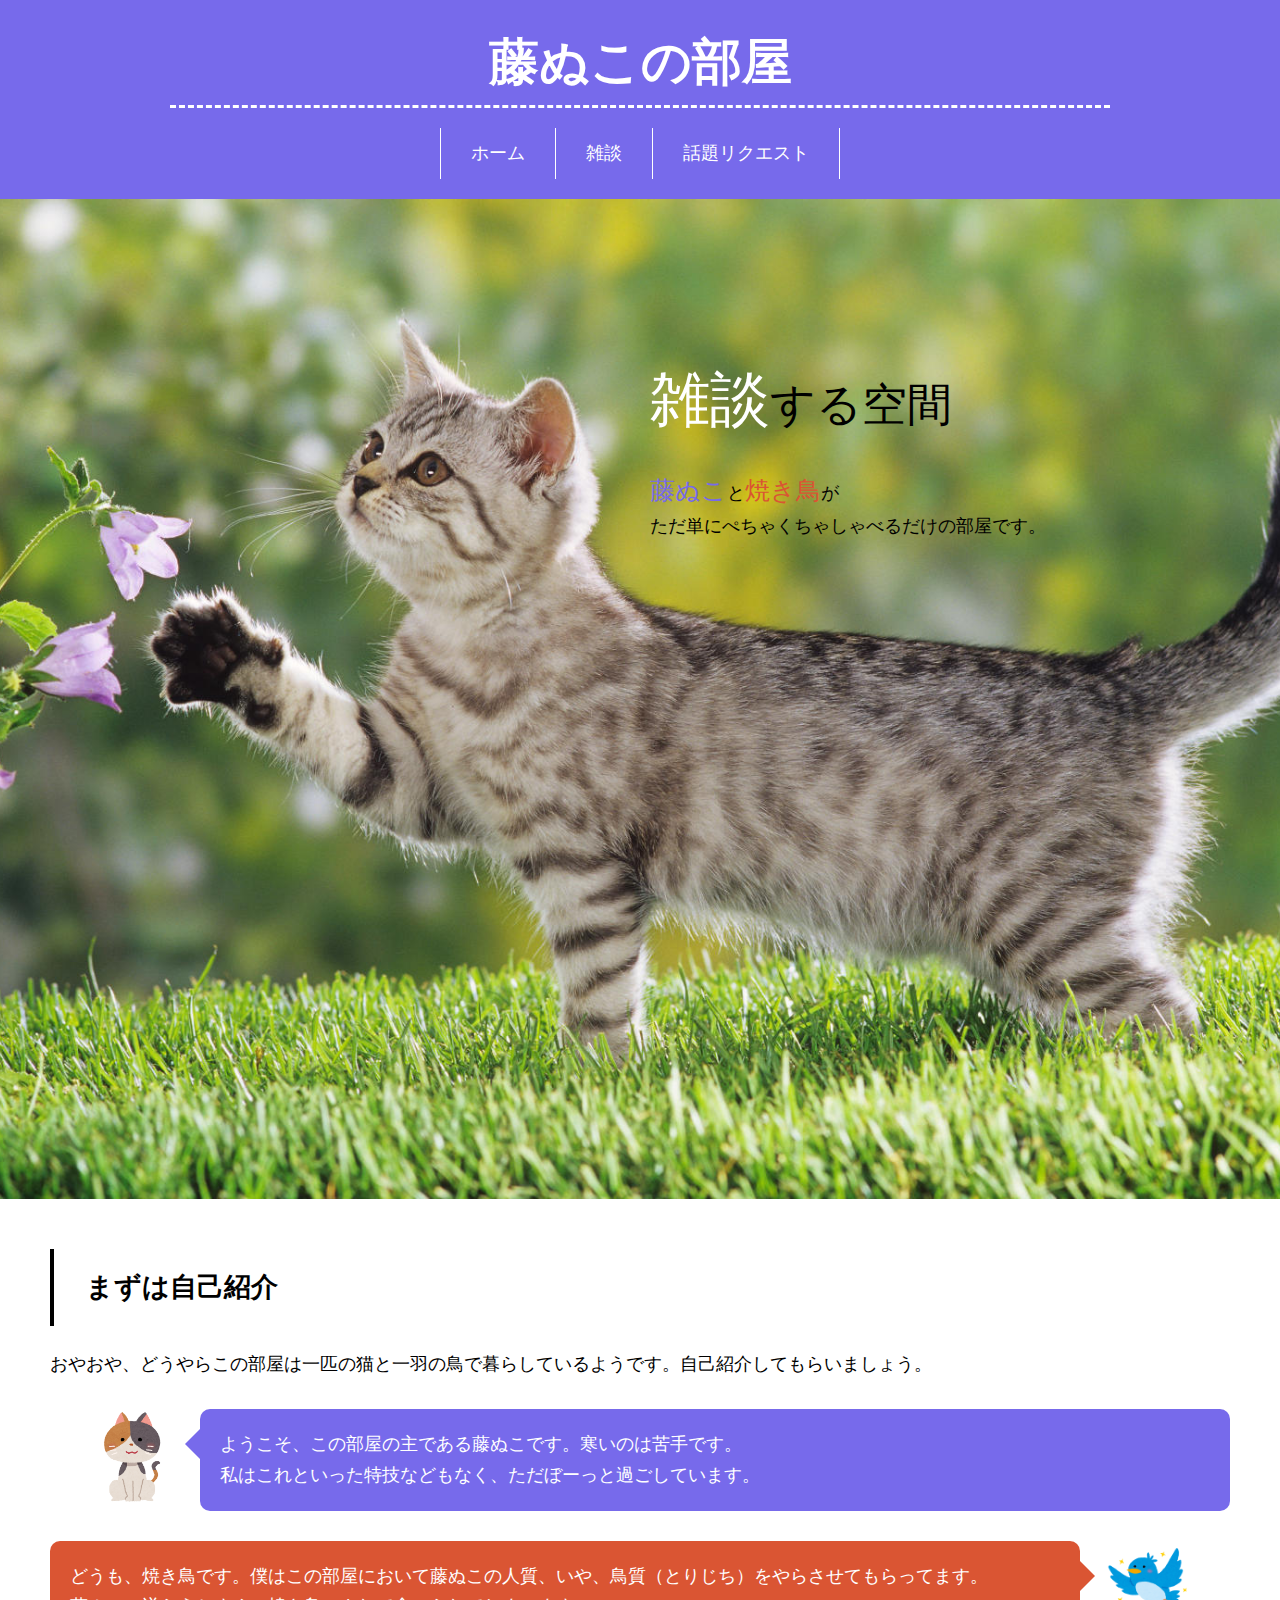
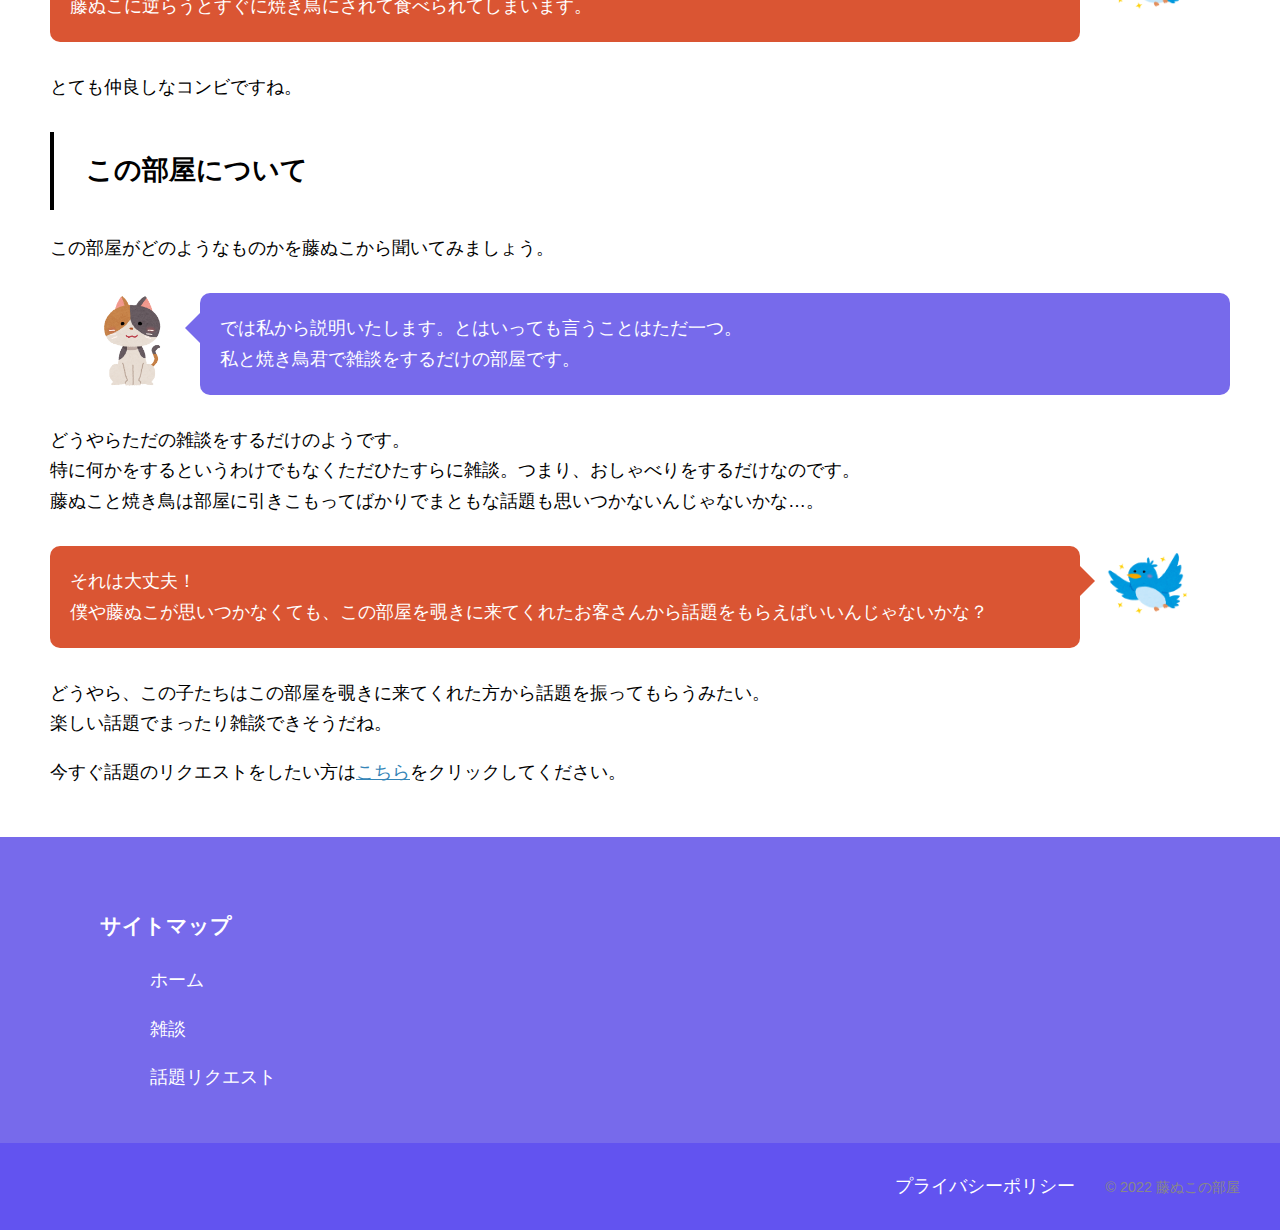
<file: index.html>
<!DOCTYPE html>
<html lang="ja">
    <head>
        <meta charset="UTF-8">
        <title>藤ぬこの部屋</title>
        <link rel="stylesheet" href="css/normalize.css">
        <link rel="stylesheet" href="css/style.css">
        <script src="https://code.jquery.com/jquery-3.6.0.min.js"></script>
        <script type="text/javascript" src="script/script.js"></script>
    </head>
    <body class="home">
        <header>
            <h1>藤ぬこの部屋</h1>
            <nav class="nav">
                <ul class="inline">
                    <li><a href="index.html">ホーム</a></li>
                    <li><a href="">雑談</a></li>
                    <li><a href="request.php">話題リクエスト</a></li>
                </ul>
            </nav>
        </header>
        <main>
            <div class="visual">
                <p class="catch"><a href="">雑談</a>する空間</p>
                <p><span class="fujinuko">藤ぬこ</span>と<span class="yakitori">焼き鳥</span>が<br>ただ単にぺちゃくちゃしゃべるだけの部屋です。</p>
            </div>
            <div class="inner">
                <h2>まずは自己紹介</h2>
                <p>おやおや、どうやらこの部屋は一匹の猫と一羽の鳥で暮らしているようです。自己紹介してもらいましょう。</p>
                <div class="balloon1">
                    <div class="icon">
                        <img src="images/cat_mikeneko2.png">
                    </div>
                    ようこそ、この部屋の主である藤ぬこです。寒いのは苦手です。<br>
                    私はこれといった特技などもなく、ただぼーっと過ごしています。
                </div>
                <div class="balloon2">
                    <div class="icon">
                        <img src="images/bird_aoitori_bluebird.png">
                    </div>
                    どうも、焼き鳥です。僕はこの部屋において藤ぬこの人質、いや、鳥質（とりじち）をやらさせてもらってます。<br>
                    藤ぬこに逆らうとすぐに焼き鳥にされて食べられてしまいます。
                </div>
                <p>とても仲良しなコンビですね。</p>
                <h2>この部屋について</h2>
                <p>この部屋がどのようなものかを藤ぬこから聞いてみましょう。</p>
                <div class="balloon1">
                    <div class="icon">
                        <img src="images/cat_mikeneko2.png">
                    </div>
                    では私から説明いたします。とはいっても言うことはただ一つ。<br>
                    私と焼き鳥君で雑談をするだけの部屋です。<br>
                </div>
                <p>どうやらただの雑談をするだけのようです。<br>
                特に何かをするというわけでもなくただひたすらに雑談。つまり、おしゃべりをするだけなのです。<br>
                藤ぬこと焼き鳥は部屋に引きこもってばかりでまともな話題も思いつかないんじゃないかな…。</p>
                <div class="balloon2">
                    <div class="icon">
                        <img src="images/bird_aoitori_bluebird.png">
                    </div>
                    それは大丈夫！<br>
                    僕や藤ぬこが思いつかなくても、この部屋を覗きに来てくれたお客さんから話題をもらえばいいんじゃないかな？
                </div>
                <p>どうやら、この子たちはこの部屋を覗きに来てくれた方から話題を振ってもらうみたい。<br>
                楽しい話題でまったり雑談できそうだね。</p>
                <p>今すぐ話題のリクエストをしたい方は<a href="request.php">こちら</a>をクリックしてください。</p>
            </div>
        </main>
        <footer>
            <div class="sitemap">
                <h3>サイトマップ</h3>
                <a href="index.html">ホーム</a>
                <div class="submenu">
                    <p>雑談</p>
                    <div class="hidden">
                        <p><a href="">アニメ</a></p>
                        <p><a href="">その他</a></p>
                    </div>
                </div>
                <a href="request.php">話題リクエスト</a>
            </div>
            <div class="sidebar">
                <a href="">プライバシーポリシー</a>
                <p><small>&copy; 2022 藤ぬこの部屋</small></p>
            </div>
        </footer>
    </body>
</html>
</file>
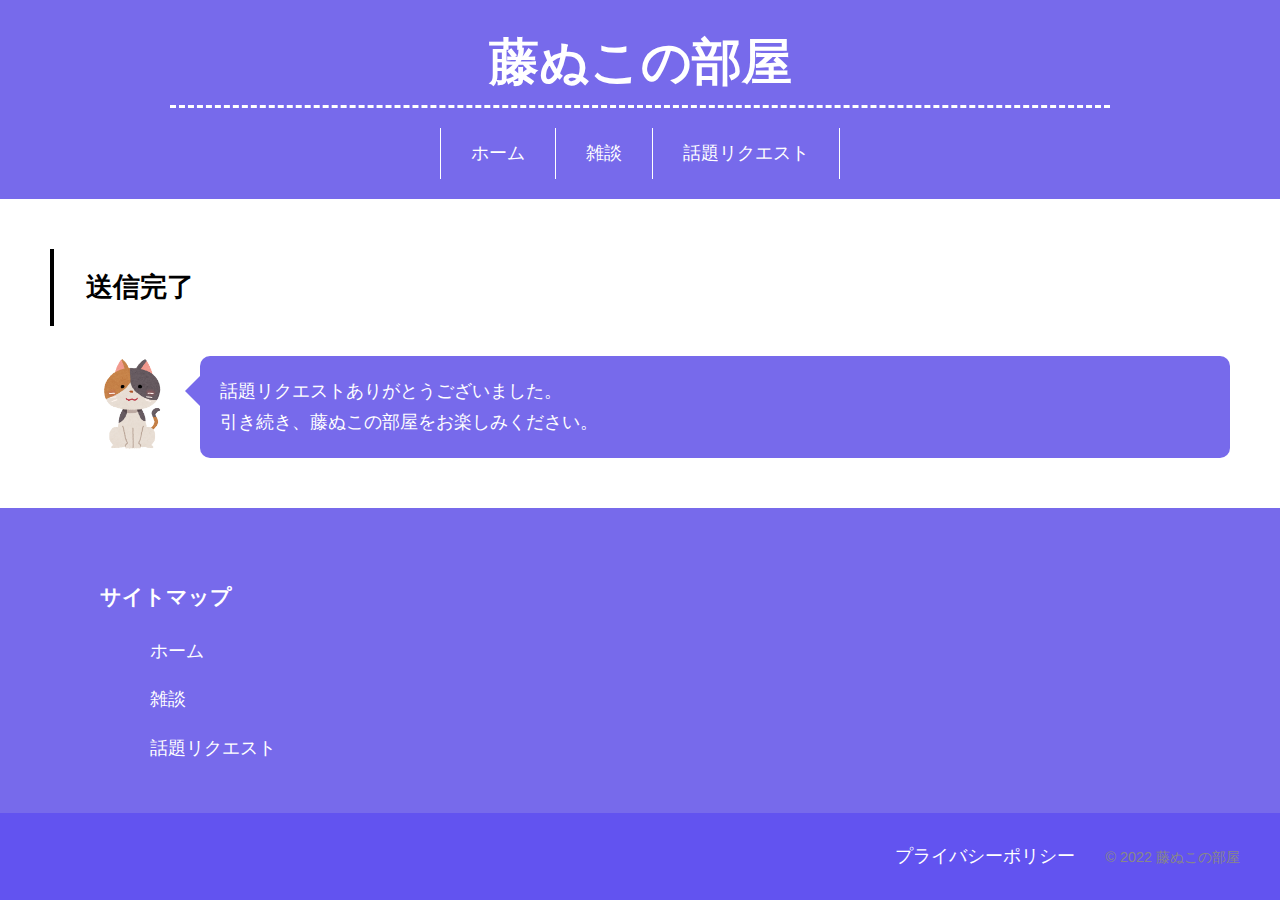
<file: thanks.html>
<!DOCTYPE html>
<html lang="ja">
    <head>
        <meta charset="UTF-8">
        <title>藤ぬこの部屋</title>
        <link rel="stylesheet" href="css/normalize.css">
        <link rel="stylesheet" href="css/style.css">
        <script src="https://code.jquery.com/jquery-3.6.0.min.js"></script>
        <script type="text/javascript" src="script/script.js"></script>
    </head>
    <body class="home">
        <header>
            <h1>藤ぬこの部屋</h1>
            <nav class="nav">
                <ul class="inline">
                    <li><a href="index.html">ホーム</a></li>
                    <li><a href="">雑談</a></li>
                    <li><a href="request.php">話題リクエスト</a></li>
                </ul>
            </nav>
        </header>
        <main>
            <div class="inner">
                <h2>送信完了</h2>
                <div class="balloon1">
                    <div class="icon">
                        <img src="images/cat_mikeneko2.png">
                    </div>
                    話題リクエストありがとうございました。<br>
                    引き続き、藤ぬこの部屋をお楽しみください。
                </div>
            </div>
        </main>
        <footer>
            <div class="sitemap">
                <h3>サイトマップ</h3>
                <a href="index.html">ホーム</a>
                <div class="submenu">
                    <p>雑談</p>
                    <div class="hidden">
                        <p><a href="">アニメ</a></p>
                        <p><a href="">その他</a></p>
                    </div>
                </div>
                <a href="request.php">話題リクエスト</a>
            </div>
            <div class="sidebar">
                <a href="">プライバシーポリシー</a>
                <p><small>&copy; 2022 藤ぬこの部屋</small></p>
            </div>
        </footer>
    </body>
</html>
</file>
<file: css/style.css>
@charset "UFT-8";
body {
    line-height: 1.7;
    font-size: 18px;
    font-family: -apple-system, BlinkMacSystemFont, "Helvetica Neue", "游ゴシック Medium", YuGothic, YuGothicM, "Hiragino Kaku Gothic ProN", Meiryo, sans-serif;
    color: #000;
}
a,
a:link {
    color: #3585b7;
}
a:visited {
    color: #6252b7;
}
a:hover {
    text-decoration: none;
    color: #555;
}

h2 {
    margin-top: 30px;
    padding: 1rem 2rem;
    border-left: 4px solid #000;
}

/* 吹き出し本体 */
.inner img {
    width: 84px;
}
.balloon1{
    position: relative;
    padding: 20px;
    border-radius: 10px;
    color: #ffffff;
    background-color: #776aeb;
    margin-left: 150px;          /* 左に余白を設ける */
    margin-top: 30px;
    margin-bottom: 30px;
  }
  /* 画像 - 絶対配置で左上に配置 */
  .balloon1 .icon{
    position: absolute;
    left: -110px;
    top: 0;
  }
  /* 三角アイコン */
.balloon1::before{
    content: '';
    position: absolute;
    display: block;
    width: 0;
    height: 0;
    left: -15px;
    top: 20px;
    border-right: 15px solid #776aeb;
    border-top: 15px solid transparent;
    border-bottom: 15px solid transparent;
  }

/* 吹き出し本体 */
.balloon2{
    position: relative;
    padding: 20px;
    border-radius: 10px;
    color: #ffffff;
    background-color: #da5533;
    margin-right: 150px;          /* 右に余白を設ける */
    margin-top: 30px;
    margin-bottom: 30px;
  }
  /* 画像 - 絶対配置で右上に配置 */
  .balloon2 .icon{
    position: absolute;
    right: -110px;
    top: 0;
  }
  /* 三角アイコン */
.balloon2::before{
    content: '';
    position: absolute;
    display: block;
    width: 0;
    height: 0;
    right: -15px;
    top: 20px;
    border-left: 15px solid #da5533;
    border-top: 15px solid transparent;
    border-bottom: 15px solid transparent;
  }

/* header */
header {
    display: block;
    text-align: center;
    padding: 20px;
    background-color: #776aeb;
    color: #fff;
}
header h1 {
    font-size: 50px;
    margin: 0 150px;
    border-bottom: 3px dashed #fff;
}
.nav {
    display: flex;
    margin-top: 20px;
}
.inline {
    text-align: center;
    margin: auto;
    padding: 0;
    display: flex;
}
.inline li {
    list-style-type: none;
}
.inline li:first-child {
    border-left: 1px solid #fff;
}
.inline li:not(first-child) {
    border-right: 1px solid #fff;
}
.inline li a,
.inline li a:link,
.inline li a:visited {
    display: block;
    text-align: center;
    padding: 10px 30px;
    text-decoration: none;
    color: #fff;
    transition: all 0.5s 0s ease;
}
.inline li a:hover {
    background-color: #fff;
    color: #776aeb;
}


/* home */
.home main .visual {
    background: url(../images/20375ced40379f1e8ea26f8e6c287f042.jpg);
    background-position: center bottom;
    background-size: cover;
    height: 1000px;
    width: 100%;
    padding: 150px 50px 0 650px;
    box-sizing: border-box;
}
.home main .visual p {
    animation-name: fadeInAnime;
    animation-fill-mode:backwards;
    animation-duration:3s;
    animation-timing-function:ease;
    animation-delay: 0.5s;
    animation-direction:normal;
    color: #000
}
@keyframes fadeInAnime{
    0% {
      opacity: 0;
    }
  
    100% {
      opacity: 1;
    }
  }
.home main .visual p.catch {
    margin: 0;
    font-size: 45px;
}

.home main .visual p.catch a,
.home main .visual p.catch a:link,
.home main .visual p.catch a:visited {
    font-size: 60px;
    color: #fff;
    text-decoration: none;
    transition: all 0.5s 0s ease;
}
.home main .visual p.catch a:hover {
    color: aqua;
}
.home main .visual p .fujinuko {
    font-size: 25px;
    color: #776aeb;
}
.home main .visual p .yakitori {
    font-size: 25px;
    color: #da5533;
}
.home main .inner {
    margin: 50px;
}
.home main .inner dl {
    width: 100%;
    border-top: 1px solid #cccccc;
    border-right: 1px solid #cccccc;
    border-left: 1px solid #cccccc;
}
.home main .inner dl dt {
    float: left;
    padding: 1em;
    color: #000;
}
.home main .inner dl dd {
    border-bottom: 1px solid #cccccc;
    margin: 0;
    padding: 1em 0 1em 18em;
}
input[type="email"] {
    width: 50%;
}
input {
    font-size: 1em;
    padding: 5px;
}
label {
    margin-right: 1em;
}
textarea {
    width: 30em;
    font-size: 1em;
    padding: 5px;
}
p.submit {
    text-align: center;
}
input[type="submit"] {
    padding: 20px 100px;
    background-color: #776aeb;
    color: #fff;
    font-weight: bold;
    border-radius: 10px;
    cursor: pointer;
}
input[type="submit"]:hover {
    opacity: 0.8;
}
.button {
    display: flex;
    justify-content: center;
    align-items: center;
}
.must {
    color: #da5533;
}
.errorMsg {
    font-size: 10px;
    color: #da5533;
    margin: 0;
}
.confirm p {
    margin: 0;
}

/* footer */
footer .sitemap {
    padding: 50px;
    padding-left: 100px;
    background-color: #776aeb;
    color: #fff;
}
footer a,
footer a:link,
footer a:visited {
    margin-top: 1em;
    margin-bottom: 1em;
    margin-left: 50px;
    text-decoration: none;
    color: #fff;
    transition: all 0.5s 0s ease;
}
footer a:hover {
    color: aqua;
}
footer .sitemap p {
    margin-left: 50px;
    margin-top: 1em;
    margin-bottom: 1em;
    cursor: pointer;
    color: #fff;
    transition: all 0.5s 0s ease;
}
footer .sitemap p:hover {
    color: aqua;
}
footer .sidebar {
    background-color: #6253f0;
    justify-content: flex-end;
    display: flex;
    padding: 10px;
}
footer .sidebar p {
    margin-right: 30px;
    margin-left: 30px;
    color: #888;
}
.hidden {
    display: none;
}
</file>
